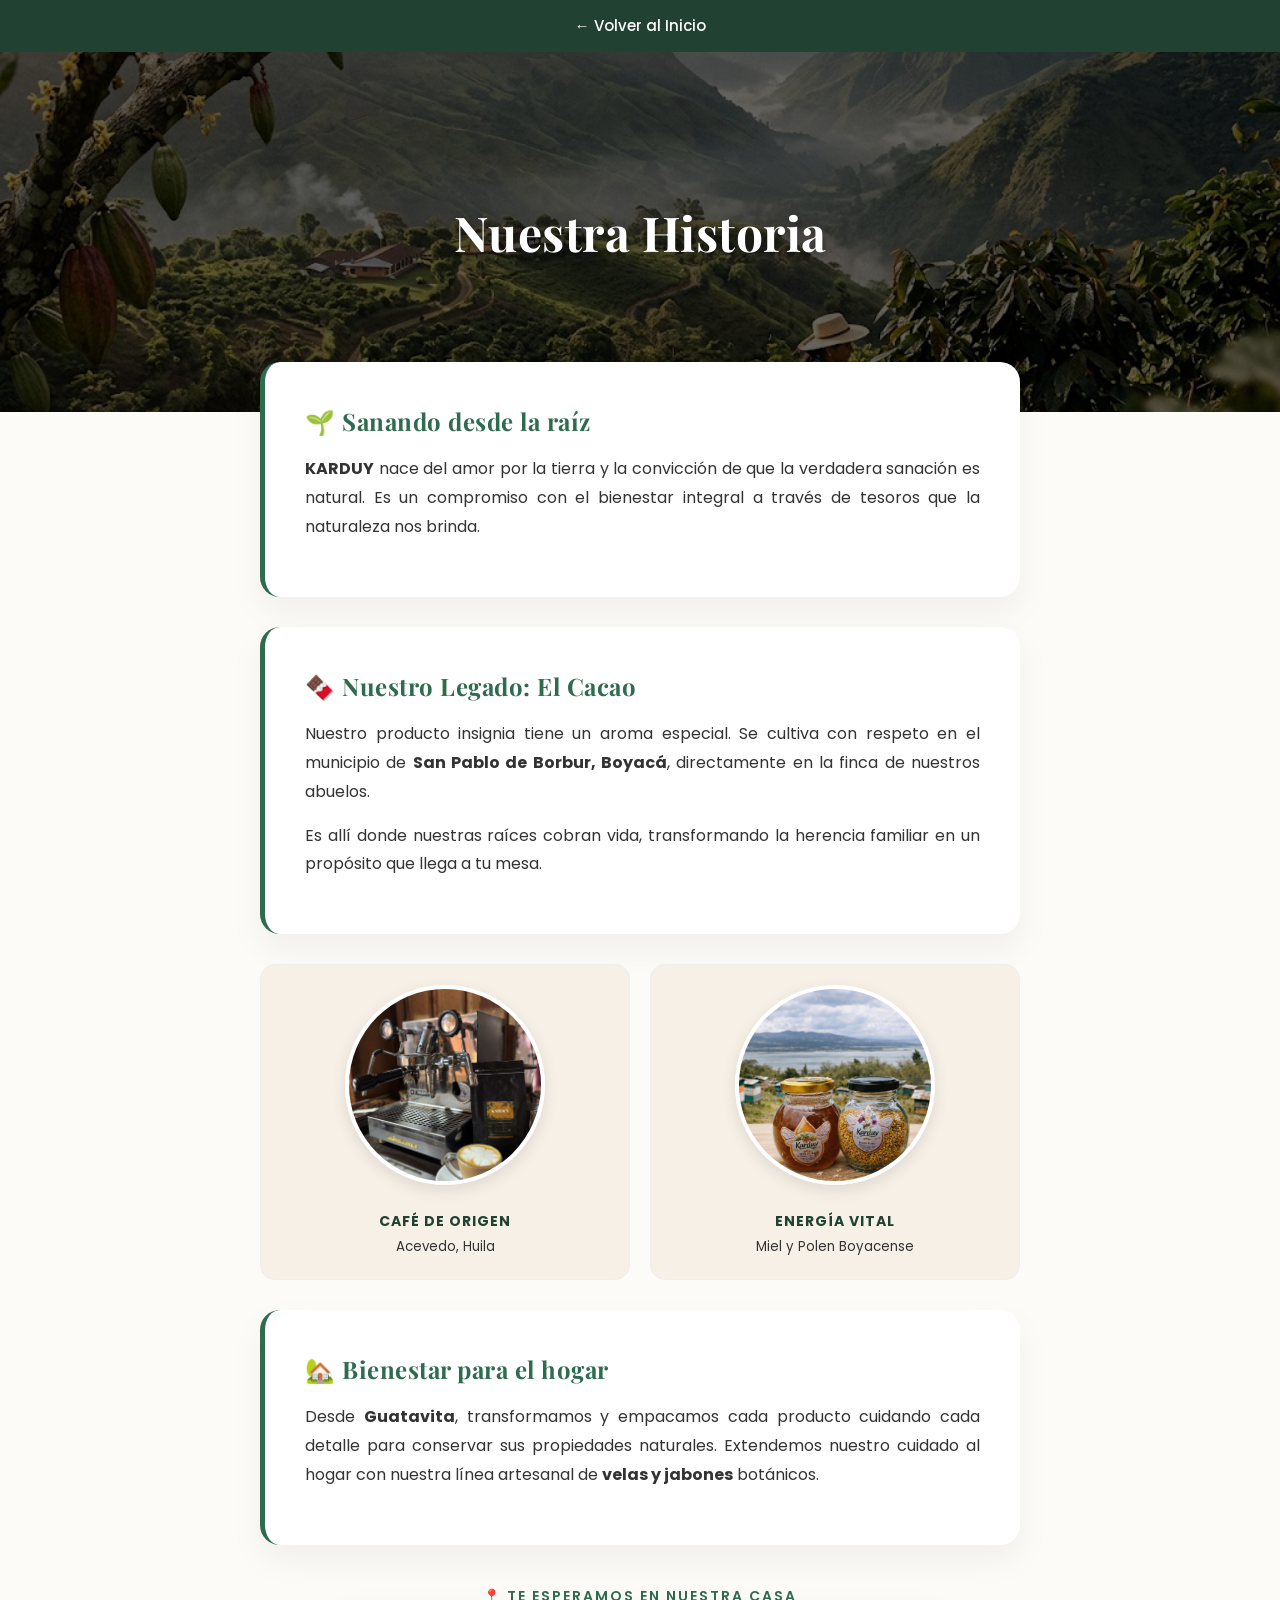
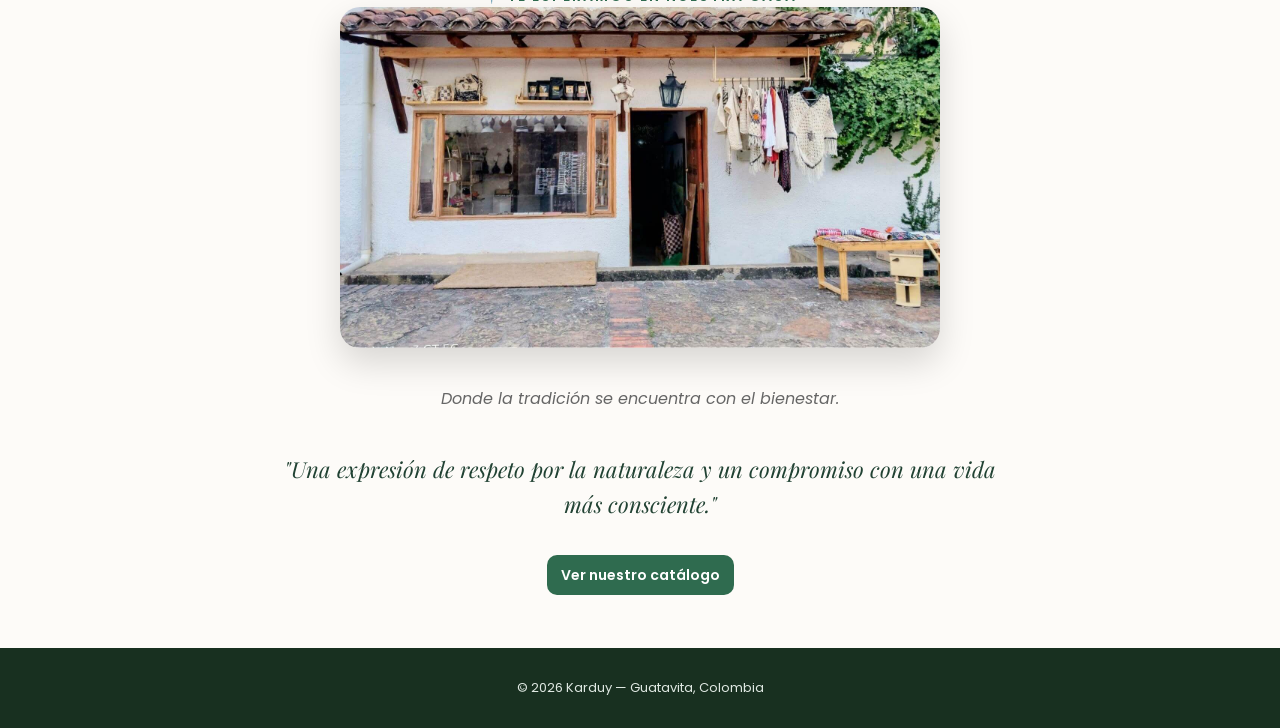
<file: historia.html>
<!DOCTYPE html>
<html lang="es">
<head>
  <link rel="canonical" href="https://karduy.com/historia.html" />
  <meta charset="UTF-8">
  <meta name="viewport" content="width=device-width, initial-scale=1.0">
  <title>Nuestra Historia | Karduy - Sanando desde la raíz</title>
  <link rel="icon" type="image/png" href="assets/img/karduy.png">
  <link rel="stylesheet" href="assets/css/styles.css">
  <link href="https://fonts.googleapis.com/css2?family=Poppins:wght@300;400;600&family=Playfair+Display:wght@600;700&display=swap" rel="stylesheet">
  <style>
    :root { --oro: #c5a059; }
    .story-page { background: #fdfbf8; color: #333; padding-bottom: 60px; }
    
    /* Hero Header */
    .story-hero {
      background: linear-gradient(rgba(0,0,0,0.6), rgba(0,0,0,0.6)), url('assets/img/nosotros.jpg');
      background-size: cover; background-position: center;
      height: 40vh; display: flex; align-items: center; justify-content: center;
      text-align: center; color: white;
    }
    .story-hero h1 { font-size: clamp(32px, 8vw, 48px); text-shadow: 2px 2px 10px rgba(0,0,0,0.5); }

    /* Secciones de Contenido */
    .content-wrapper { max-width: 800px; margin: -50px auto 0; padding: 0 20px; position: relative; }
    
    .story-section { 
      background: white; padding: 40px; border-radius: 20px; 
      box-shadow: 0 15px 35px rgba(0,0,0,0.05); margin-bottom: 30px;
      border-left: 5px solid var(--verde);
    }

    .story-section h2 { color: var(--verde); margin-bottom: 15px; font-size: 24px; display: flex; align-items: center; gap: 10px; }
    .story-section p { line-height: 1.8; font-size: 16px; margin-bottom: 15px; text-align: justify; }

    /* Highlights (Cajitas de datos) */
    .highlight-grid { display: grid; grid-template-columns: 1fr 1fr; gap: 20px; margin: 30px 0; }
    .highlight-item { background: var(--beige); padding: 20px; border-radius: 15px; text-align: center; border: 1px solid #eee; }
    .highlight-item span { display: block; font-size: 24px; margin-bottom: 5px; }
    .highlight-item strong { color: var(--verde-oscuro); font-size: 14px; text-transform: uppercase; letter-spacing: 1px; }

    .quote-box { 
      font-family: var(--font-title); font-size: 22px; text-align: center; 
      padding: 40px 20px; color: var(--verde-oscuro); font-style: italic;
    }

    @media (max-width: 600px) {
      .highlight-grid { grid-template-columns: 1fr; }
      .story-section { padding: 25px; }
    }
  </style>
</head>
<body>

  <nav class="nav">
    <div class="container nav__menu">
      <a href="/">← Volver al Inicio</a>
    </div>
  </nav>

  <main class="story-page">
    <section class="story-hero">
      <div class="container">
        <h1>Nuestra Historia</h1>
      </div>
    </section>

    <div class="content-wrapper">
      <!-- BLOQUE 1: EL ORIGEN -->
      <section class="story-section">
        <h2>🌱 Sanando desde la raíz</h2>
        <p>
          <strong>KARDUY</strong> nace del amor por la tierra y la convicción de que la verdadera sanación es natural. Es un compromiso con el bienestar integral a través de tesoros que la naturaleza nos brinda.
        </p>
      </section>

      <!-- BLOQUE 2: EL CORAZÓN (CACAO) -->
      <section class="story-section">
        <h2>🍫 Nuestro Legado: El Cacao</h2>
        <p>
          Nuestro producto insignia tiene un aroma especial. Se cultiva con respeto en el municipio de <strong>San Pablo de Borbur, Boyacá</strong>, directamente en la finca de nuestros abuelos.
        </p>
        <p>
          Es allí donde nuestras raíces cobran vida, transformando la herencia familiar en un propósito que llega a tu mesa.
        </p>
      </section>

      <!-- DATOS DESTACADOS CON IMÁGENES -->
      <div class="highlight-grid">
        <div class="highlight-item">
          <!-- Imagen de Café -->
          <img src="assets/img/coffehistory.jpg" alt="Café de Origen Karduy" class="highlight-img">
          <br>
          <strong>Café de Origen</strong><br><small>Acevedo, Huila</small>
        </div>
        
        <div class="highlight-item">
          <!-- Imagen de Miel y Polen -->
          <img src="assets/img/miel_polen.png" alt="Miel y Polen de Boyacá" class="highlight-img">
          <br>
          <strong>Energía Vital</strong><br><small>Miel y Polen Boyacense</small>
        </div>
      </div>

      <!-- BLOQUE 3: DIVERSIDAD -->
      <section class="story-section">
        <h2>🏡 Bienestar para el hogar</h2>
        <p>
          Desde <strong>Guatavita</strong>, transformamos y empacamos cada producto cuidando cada detalle para conservar sus propiedades naturales. Extendemos nuestro cuidado al hogar con nuestra línea artesanal de <strong>velas y jabones</strong> botánicos.
        </p>
      </section>

            <!-- FOTO DEL LOCAL AL FINAL -->
      <div class="shop-container">
          <p class="shop-caption">📍 Te esperamos en nuestra casa</p>
          <img src="assets/img/karduy_guatavita.jpg" alt="Local Karduy en Guatavita" class="shop-image">
          <p style="font-style: italic; color: #666; margin-top: 10px;">
            Donde la tradición se encuentra con el bienestar.
          </p>
      </div>

      <div class="quote-box">
        "Una expresión de respeto por la naturaleza y un compromiso con una vida más consciente."
      </div>
      
      <div style="text-align: center;">
        <a href="/#productos" class="btn">Ver nuestro catálogo</a>
      </div>
    </div>
  </main>

  <footer class="footer">
    © 2026 Karduy — Guatavita, Colombia
  </footer>

  <script type="application/ld+json">
    {
      "@context": "https://schema.org/",
      "@type": "AboutPage",
      "mainEntity": {
        "@type": "LocalBusiness",
        "name": "Karduy",
        "url": "https://karduy.com/",
        "image": "https://karduy.com/assets/img/karduy_guatavita.jpg",
        "description": "Emprendimiento familiar de productos naturales sanando desde la raíz, con origen en Boyacá y Huila."
      },
      "description": "Conoce la historia de Karduy, desde la finca de cacao de nuestros abuelos en San Pablo de Borbur hasta nuestro proceso artesanal en Guatavita."
    }
  </script>

</body>
</html>
</file>
<file: assets/css/styles.css>
:root {
  --font-base: 'Poppins', sans-serif;
  --font-title: 'Playfair Display', serif;
  --verde: #2f6b4f;
  --verde-oscuro: #214233;
  --beige: #f7f0e7;
}

/* 1. RESET & BASE */
* {
  box-sizing: border-box;
  margin: 0;
  padding: 0;
}

body {
  font-family: var(--font-base);
  background: var(--beige);
  color: #2b2b2b;
  line-height: 1.6;
}

h1, h2, h3 {
  font-family: var(--font-title);
  letter-spacing: .5px;
}

.container {
  max-width: 1200px;
  margin: auto;
  padding: 0 20px;
}

a { color: inherit; text-decoration: none; }

/* 2. HEADER & NAV */
.header {
  background-image: linear-gradient(rgba(0,0,0,.45), rgba(0,0,0,.45)), url("../img/guatavita.jpeg");
  background-size: cover;
  background-position: center;
  color: white;
  padding: 100px 20px;
  text-align: center;
}

.logo-badge {
  display: inline-block;
  background: #ffffff;
  padding: 12px 20px;
  border-radius: 800px;
  box-shadow: 0 8px 22px rgba(0,0,0,.18);
  border: 2px solid rgba(255,255,255,.7);
  cursor: pointer;
}

.logo {
  width: clamp(140px, 18vw, 220px);
  height: auto;
  display: block;
  transition: .25s ease;
}

.logo:hover { transform: translateY(-2px) scale(1.03); }

.tagline {
  font-style: italic;
  font-weight: 500;
  letter-spacing: 1px;
  color: #ffffff; /* Un tono café oscuro orgánico */
  padding-left: 15px;
}

.nav {
  background: var(--verde-oscuro);
  position: sticky;
  top: 0;
  z-index: 100;
}

.nav__menu {
  display: flex;
  justify-content: center;
  gap: 30px;
  padding: 14px 0;
}

.nav a { color: white; font-weight: 500; font-size: 15px; }
.nav a:hover { text-decoration: underline; }

/* 3. SECCIÓN NUESTRA HISTORIA (SPLIT) */
.about-bg-split {
  background-image: linear-gradient(rgba(0, 0, 0, 0.55), rgba(0, 0, 0, 0.55)), url("../img/nosotros.jpg");
  background-size: cover;
  background-position: center;
  background-attachment: fixed;
  color: white;
  padding: 100px 0;
  min-height: 80vh;
  display: flex;
  align-items: center;
}

.about__grid {
  display: grid;
  grid-template-columns: 1fr;
  gap: 50px;
  align-items: center;
}

.about__content {
  background-color: rgba(0, 0, 0, 0.65);
  padding: 40px;
  border-radius: 16px;
  box-shadow: 0 15px 35px rgba(0,0,0,0.3);
}

.about__content h2 {
  font-size: 36px;
  margin-bottom: 25px;
  text-shadow: 0 2px 4px rgba(0,0,0,0.5);
}

.about__text p {
  margin-bottom: 18px;
  font-size: 16px;
  text-align: justify;
  color: #f1f1f1;
}

.about__image-container img {
  width: 100%;
  max-width: 500px;
  border-radius: 16px;
  box-shadow: 0 10px 30px rgba(0,0,0,0.2);
}

/* 4. PRODUCTOS */
.section { padding: 60px 0; }

.section__title {
  text-align: center;
  color: var(--verde);
  font-size: 30px;
  margin-bottom: 30px;
}

.products-grid {
  display: grid;
  grid-template-columns: repeat(auto-fit, minmax(260px, 1fr));
  gap: 25px;
}

.card {
  background: white;
  border-radius: 16px;
  overflow: hidden;
  box-shadow: 0 8px 20px rgba(0,0,0,0.08);
  transition: 0.25s ease;
  display: flex;
  flex-direction: column;
}

.card:hover { transform: translateY(-6px); }

.card img { width: 100%; height: 300px; object-fit: cover; }

.card__body { padding: 18px; }

.badge {
  display: inline-block;
  margin-bottom: 10px;
  padding: 4px 10px;
  border-radius: 999px;
  background: rgba(47, 107, 79, 0.12);
  color: var(--verde-oscuro);
  font-weight: 600;
  font-size: 12px;
}

/* 5. BOTONES */
.btn {
  margin-top: 12px;
  padding: 10px 14px;
  border: none;
  border-radius: 10px;
  background: var(--verde);
  color: white;
  cursor: pointer;
  font-weight: 600;
  font-size: 14px;
  transition: 0.3s;
}

.btn:hover { background: var(--verde-oscuro); }

.btn-outline {
  background: transparent;
  border: 2px solid var(--verde);
  color: var(--verde);
  padding: 12px 24px;
}

.btn-light { background: white; color: var(--verde); }

/* 6. MODAL */
.modal {
  display: none;
  position: fixed;
  inset: 0;
  background: rgba(0,0,0,.7);
  align-items: center;
  justify-content: center;
  padding: 20px;
  z-index: 999;
}

.modal.active { display: flex; }

.modal__content {
  background-color: white;
  max-width: 520px;
  width: 100%;
  border-radius: 18px;
  padding: 28px;
  position: relative;
  animation: modalIn .25s ease;
  overflow: hidden;
  background-repeat: no-repeat;
  transition: background-image 0.3s ease;
  color: #1a1a1a;
  text-shadow: 0 0 10px rgba(255,255,255,0.8); /* Ayuda a leer sobre fotos */
}

@keyframes modalIn {
  from { transform: translateY(20px); opacity: 0; }
  to { transform: translateY(0); opacity: 1; }
}

.modal__close {
  position: absolute;
  top: 12px;
  right: 14px;
  border: none;
  background: none;
  font-size: 20px;
  cursor: pointer;
  z-index: 10;
}

.modal__title { margin-bottom: 12px; }

.modal__list { margin: 10px 0 16px 18px; }

.modal__list li { 
  margin-bottom: 12px; 
  font-size: 15px; 
  text-shadow: 0 1px 1px rgba(255,255,255,0.5); 
}

.modal__actions { display: flex; gap: 10px; flex-wrap: wrap; }

/* 7. ELEMENTOS FLOTANTES & FOOTER */
.whatsapp-float {
  position: fixed;
  bottom: 25px;
  right: 25px;
  background: #25D366;
  width: 60px;
  height: 60px;
  border-radius: 50%;
  display: flex;
  align-items: center;
  justify-content: center;
  box-shadow: 0 8px 20px rgba(0,0,0,0.3);
  z-index: 1000;
  transition: transform 0.3s ease;
}

.whatsapp-float:hover { transform: scale(1.1); }

.footer {
  background: #183020;
  color: #dfe8e2;
  text-align: center;
  padding: 30px;
  font-size: 13px;
}
.section--accent {
  background: var(--verde); /* El verde oscuro de tu marca */
  color: white;
  text-align: center;
  padding: 80px 0;
}

.section--accent .section__title {
  color: #ffffff; /* Título en blanco para que resalte */
  margin-bottom: 20px;
}

.contact p {
  margin-bottom: 30px;
  font-size: 18px;
  opacity: 0.9;
}

/* Ajuste específico para el botón dentro de esta sección */
.section--accent .btn-light {
  background: white;
  color: var(--verde);
  padding: 14px 28px;
  font-size: 16px;
  border-radius: 12px;
  box-shadow: 0 4px 15px rgba(0,0,0,0.2);
}

.section--accent .btn-light:hover {
  transform: translateY(-3px);
  background: var(--beige);
}

/* 8. RESPONSIVE */
@media (min-width: 992px) {
  .about__grid {
    grid-template-columns: 1.5fr 1fr;
    max-width: 1200px;
    margin: 0 auto;
  }
}

@media (max-width: 991px) {
  .about__content { 
    margin: 0 10px; 
    padding: 25px; 
  }
  .about__image-container { 
    margin-top: 30px; 
    text-align: center;
  }
  .nav__menu {
    gap: 15px; /* Menos espacio entre botones en celular */
  }
}

/* 9. UTILIDADES JS & SEO */
.extra-product { display: none; opacity: 0; transition: 0.5s; }
.extra-product.show { display: flex; opacity: 1; }

body.modal-open {
  overflow: hidden;
}

.visually-hidden {
  position: absolute;
  width: 1px;
  height: 1px;
  padding: 0;
  margin: -1px;
  overflow: hidden;
  clip: rect(0, 0, 0, 0);
  border: 0;
}
/* Ajuste para el botón de historia en móviles */
@media (max-width: 991px) {
  .about__content .btn-light {
    display: block;
    width: 100%;
    text-align: center;
  }
}
/* Estilos para las fotos de los cuadros */
    .highlight-img {
      width: 200px;
      height: 200px;
      object-fit: cover;
      border-radius: 50%; /* Fotos circulares */
      margin-bottom: 15px;
      border: 4px solid white;
      box-shadow: 0 5px 15px rgba(0,0,0,0.1);
    }

    /* Estilo para la foto del local al final */
    .shop-container {
      margin-top: 40px;
      text-align: center;
    }
    
    .shop-image {
      width: 100%;
      max-width: 600px; /* Para que no sea gigante en PC */
      border-radius: 20px;
      box-shadow: 0 15px 35px rgba(0,0,0,0.15);
      margin-bottom: 20px;
    }

    .shop-caption {
      font-size: 14px;
      color: var(--verde);
      font-weight: 600;
      text-transform: uppercase;
      letter-spacing: 2px;
    }
</file>
